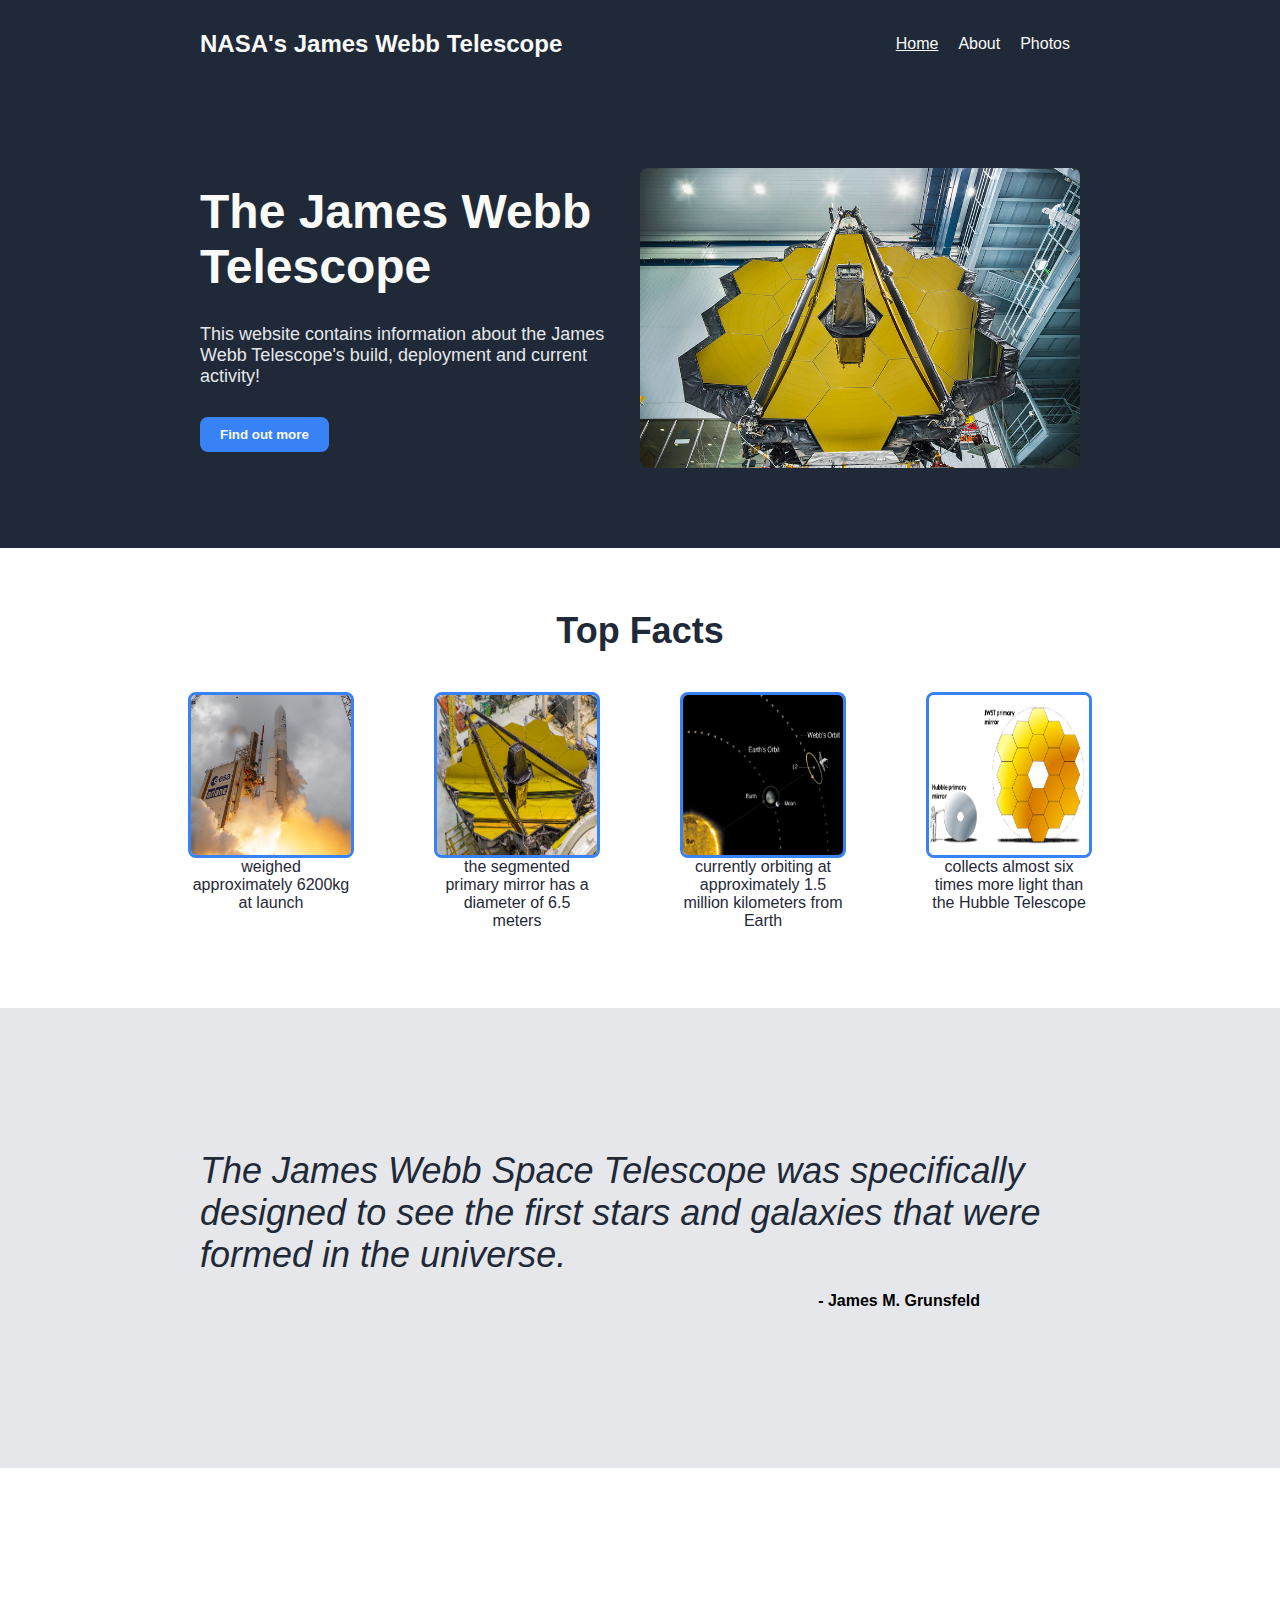
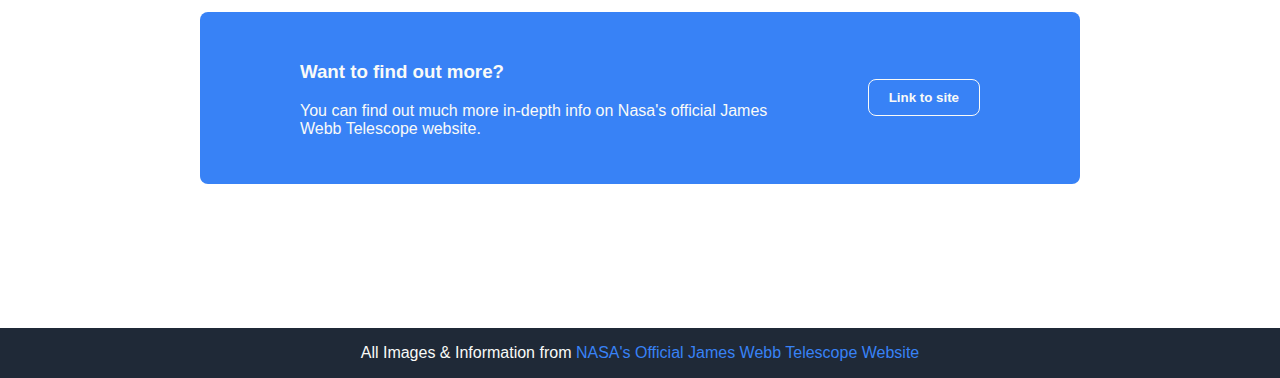
<file: index.html>
<!DOCTYPE html>
<html lang="en">
  <head>
    <meta charset="UTF-8">
    <meta http-equiv="X-UA-Compatible" content="IE=edge">
    <meta name="viewport" content="width=device-width, initial-scale=1.0">
    <link rel="preconnect" href="https://fonts.googleapis.com/css?family=Roboto">
    <link rel=" stylesheet" href="./style.css">
    <title>NASA's James Webb Telescope</title>
  </head>
  <body>
    <header>
      <h2 class="logo">NASA's James Webb Telescope</h2>
      <nav class="navbar">
        <ul>
          <li><a>Home</a></li>
          <li><a href="./pages/about/about.html">About</a></li>
          <li><a href="./pages/photos/photos.html">Photos</a></li>
        </ul>
      </nav>
    </header>
    <main>
      <section class="hero">
        <div class="hero__text">
          <h1>The James Webb Telescope</h1>
          <p>This website contains information about the James Webb Telescope's build, deployment and current activity!
          </p>
          <button>Find out more</button>
        </div>
        <img src="./images/hero-img.jpg">
      </section>
      <section class="info">
        <h1>Top Facts</h1>
        <div class="info__container">
          <figure>
            <img src="./images/JWT-launch.jpg" alt="launch of James Webb Telescope" width="160px" height="160px">
            <figcaption>weighed approximately 6200kg at launch</figcaption>
          </figure>
          <figure>
            <img src="./images/JWT-mirror.jpg" alt="segmented mirror of the James Webb Telescope" width="160px"
              height="160px">
            <figcaption>the segmented primary mirror has a diameter of 6.5 meters</figcaption>
          </figure>
          <figure>
            <img src="./images/JWT-orbit.jpeg" alt="orbit location of the James Webb Telescope" width="160px"
              height="160px">
            <figcaption>currently orbiting at approximately 1.5 million kilometers from Earth</figcaption>
          </figure>
          <figure>
            <img src="./images/JWT-Hubble.png"
              alt="comparison of the mirrors of the James Webb Telescope and the Hubble" width="160px" height="160px">
            <figcaption>collects almost six times more light than the Hubble Telescope</figcaption>
          </figure>
        </div>
      </section>
      <section class="quote">
        <blockquote>The James Webb Space Telescope was specifically designed to see the first stars and galaxies that
          were formed in the universe.</blockquote>
        <p>- James M. Grunsfeld</p>
      </section>
      <section class="cta">
        <div class="cta__block">
          <div class="cta__block__text">
            <h3>Want to find out more?</h3>
            <p>You can find out much more in-depth info on Nasa's official James Webb Telescope website.</p>
          </div>
          <button>
            <a href="https://webb.nasa.gov/" target="_blank">Link to site</a>
          </button>
        </div>
      </section>
    </main>
    <footer>
      <span>All Images & Information from <a href="https://webb.nasa.gov/" target="_blank">NASA's Official James Webb
          Telescope Website</a></span>
    </footer>
  </body>
</html>
</file>
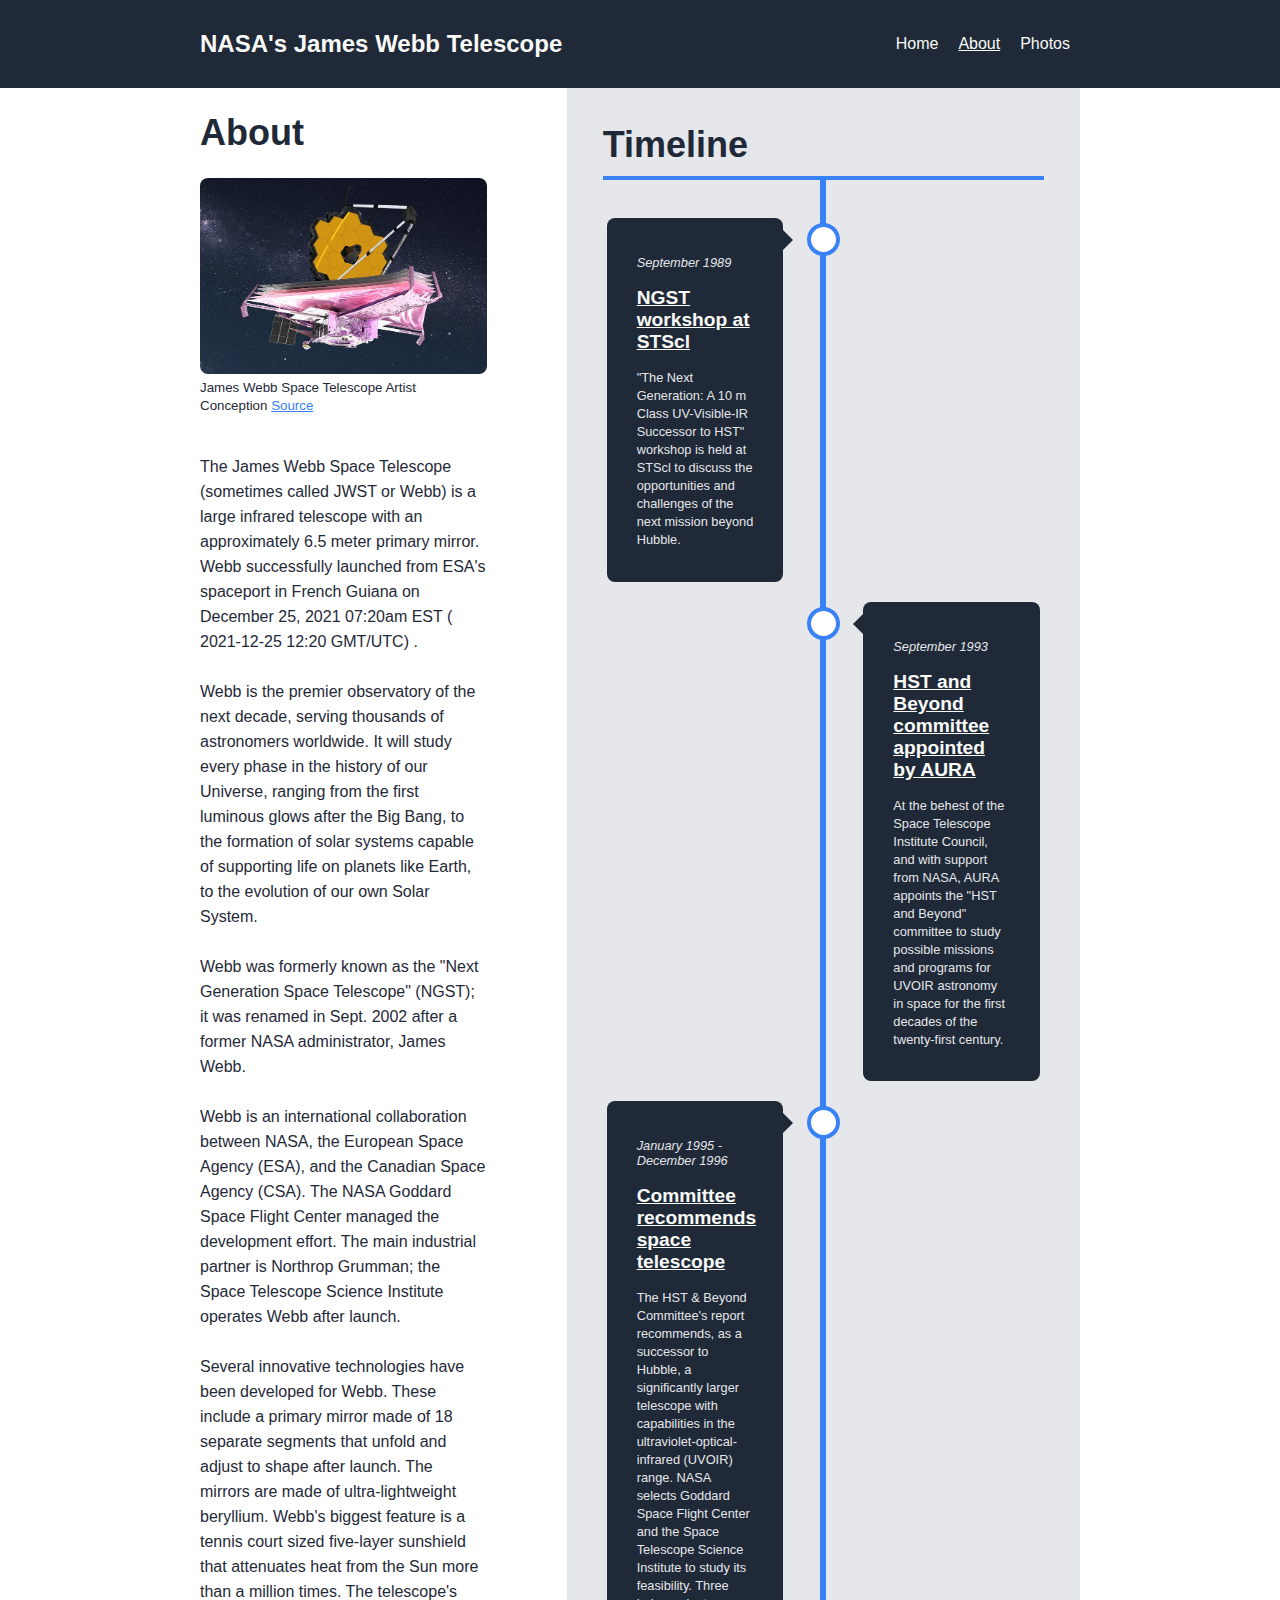
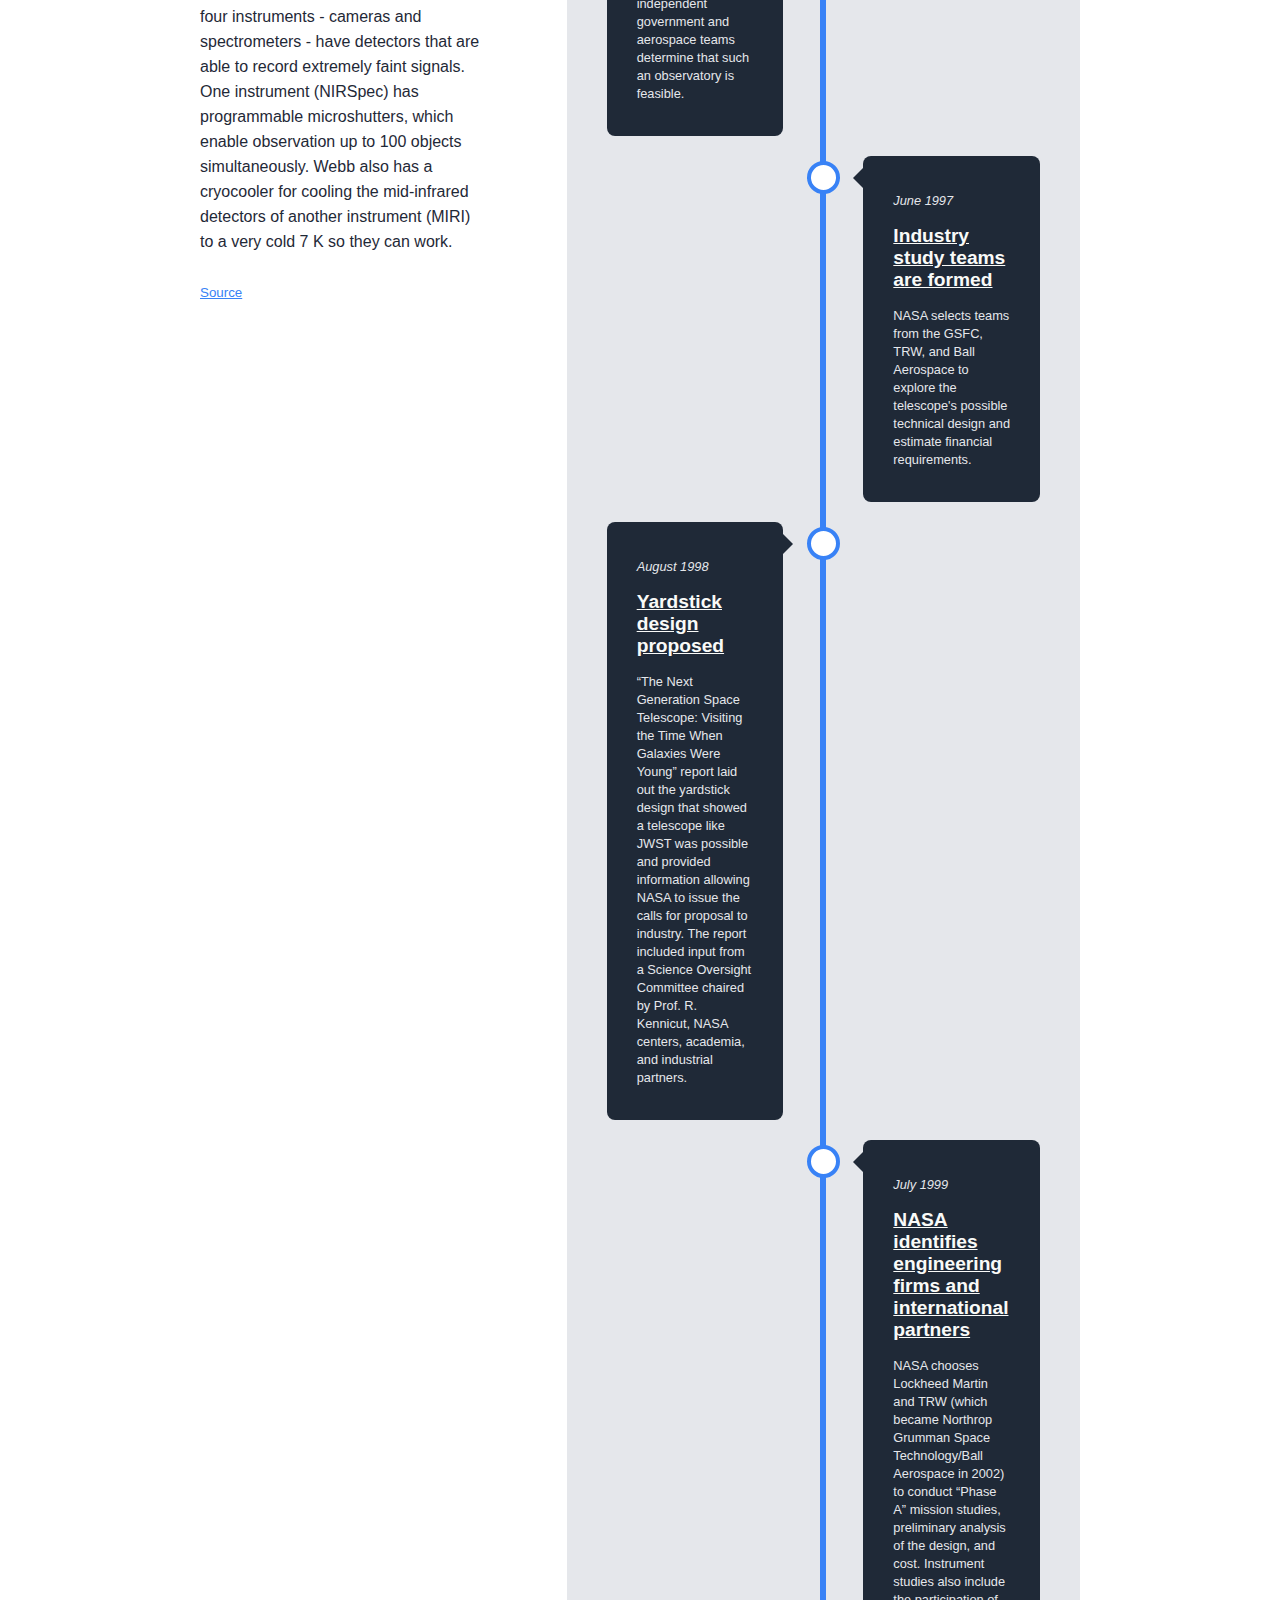
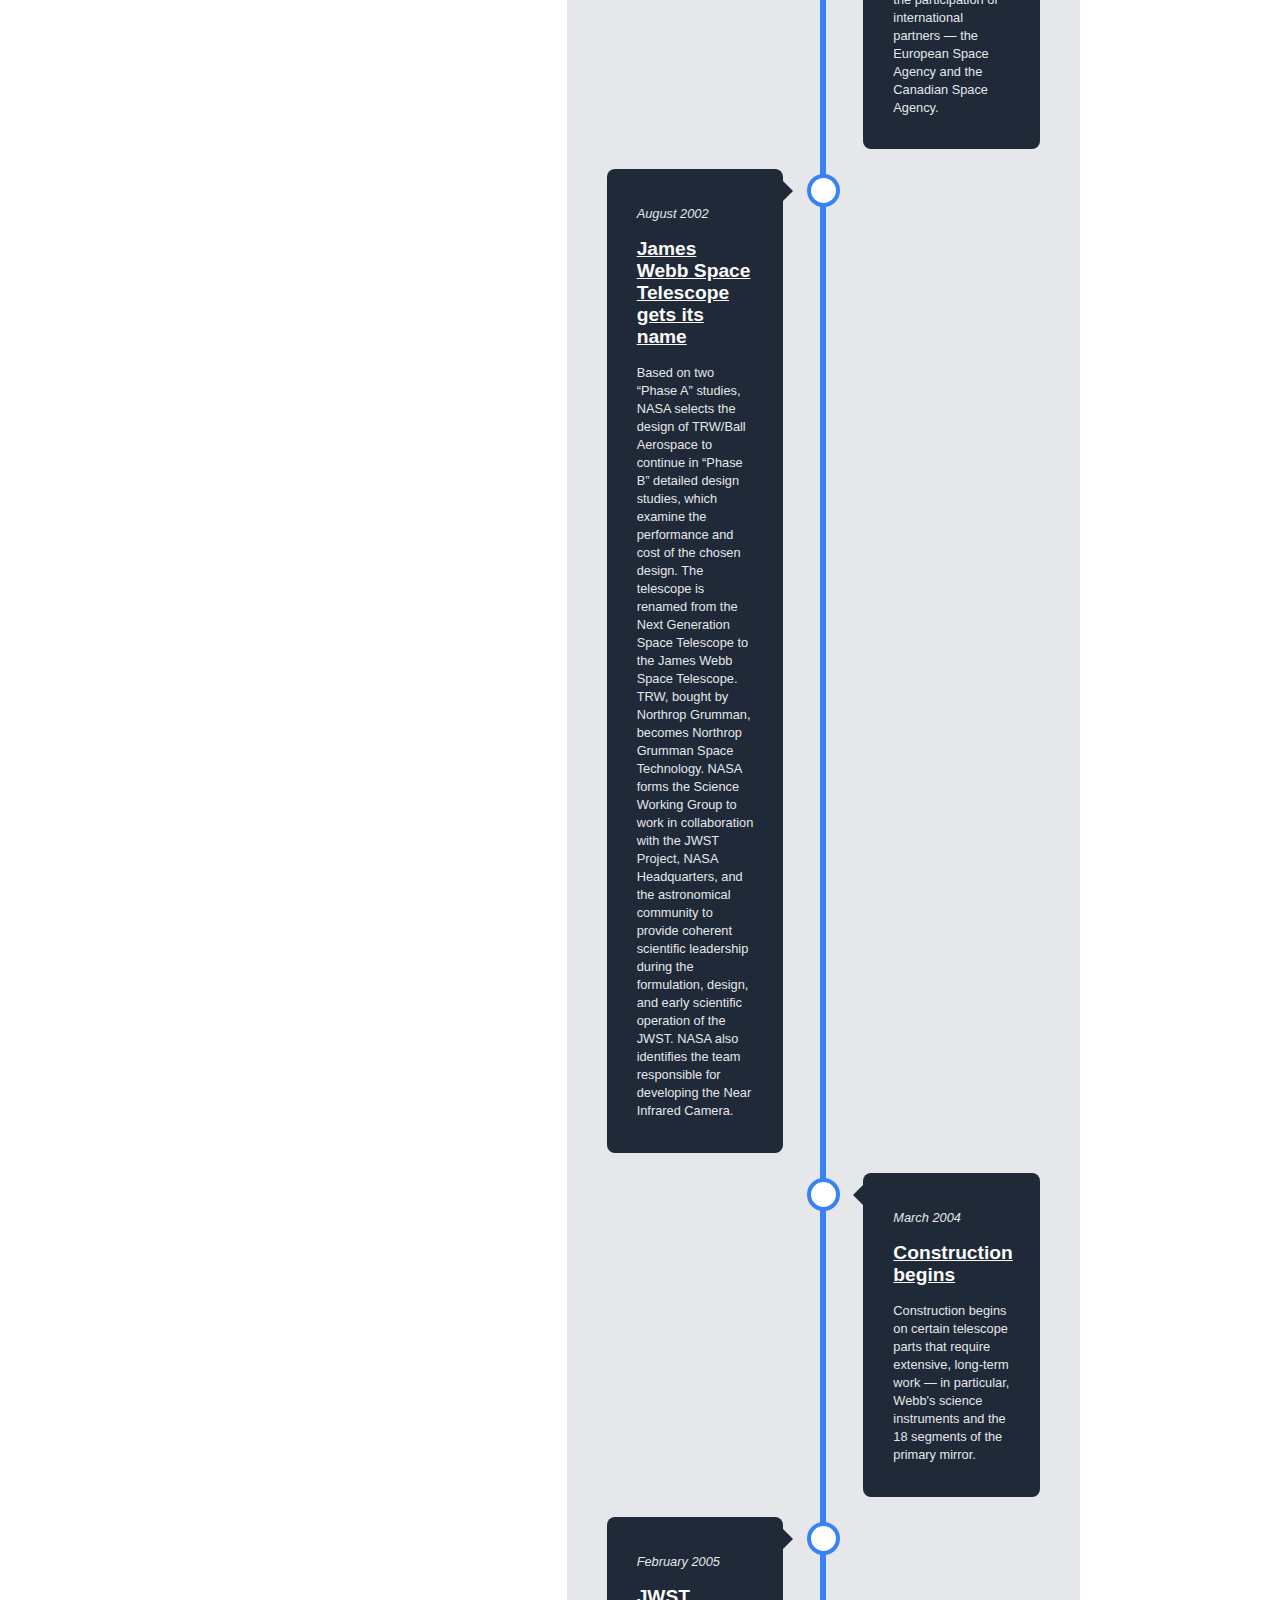
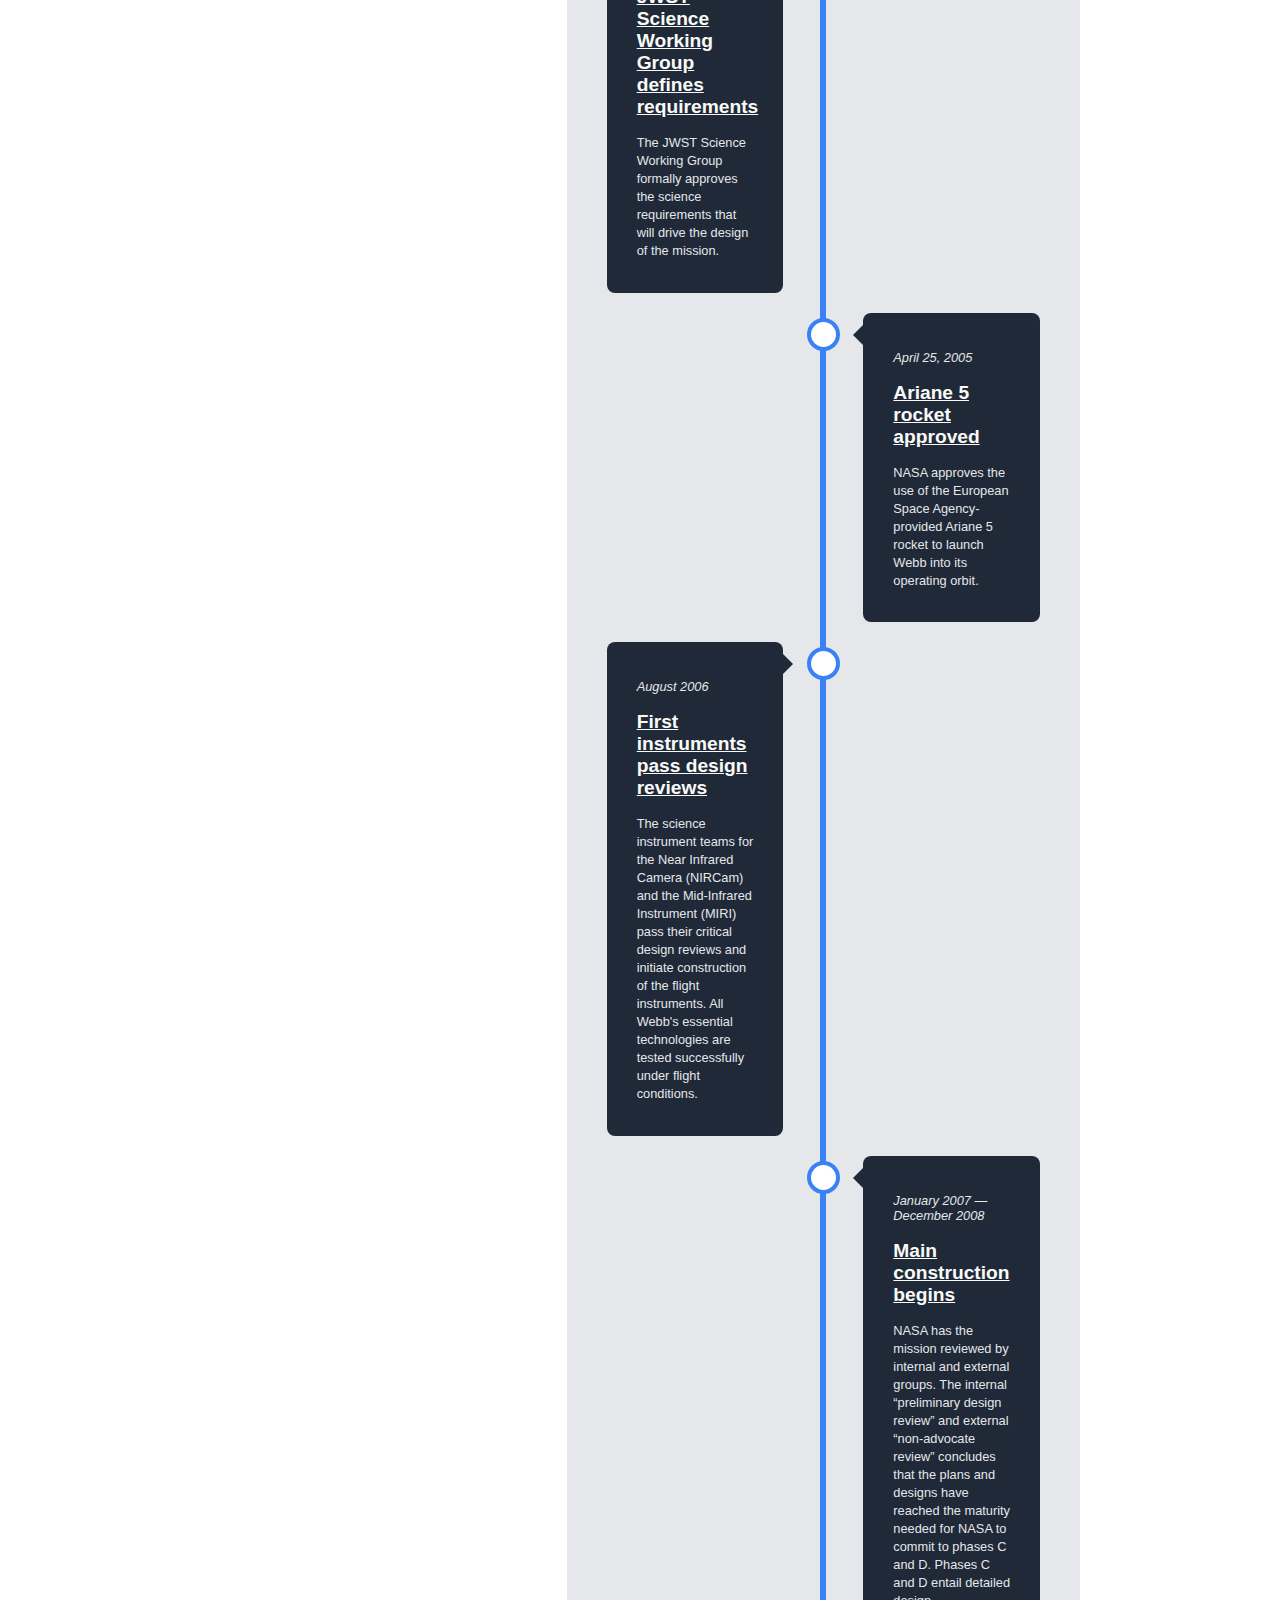
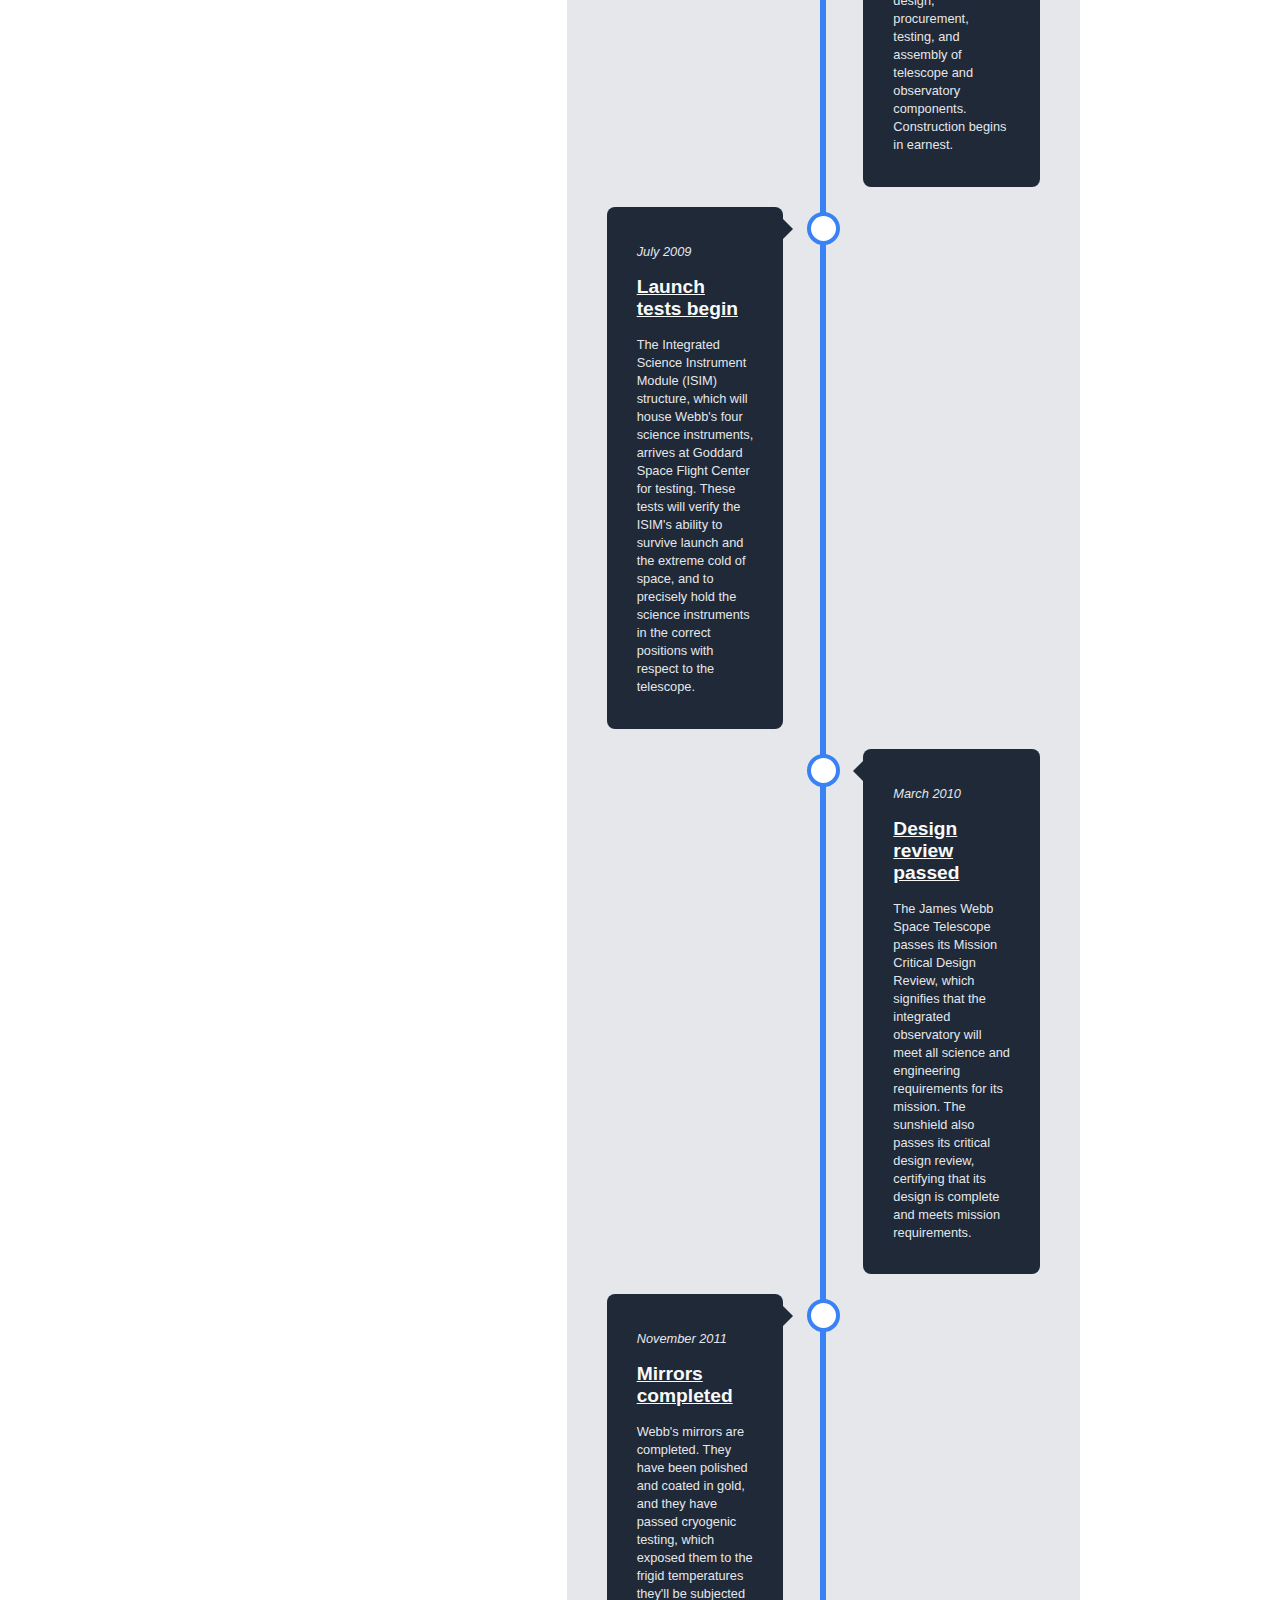
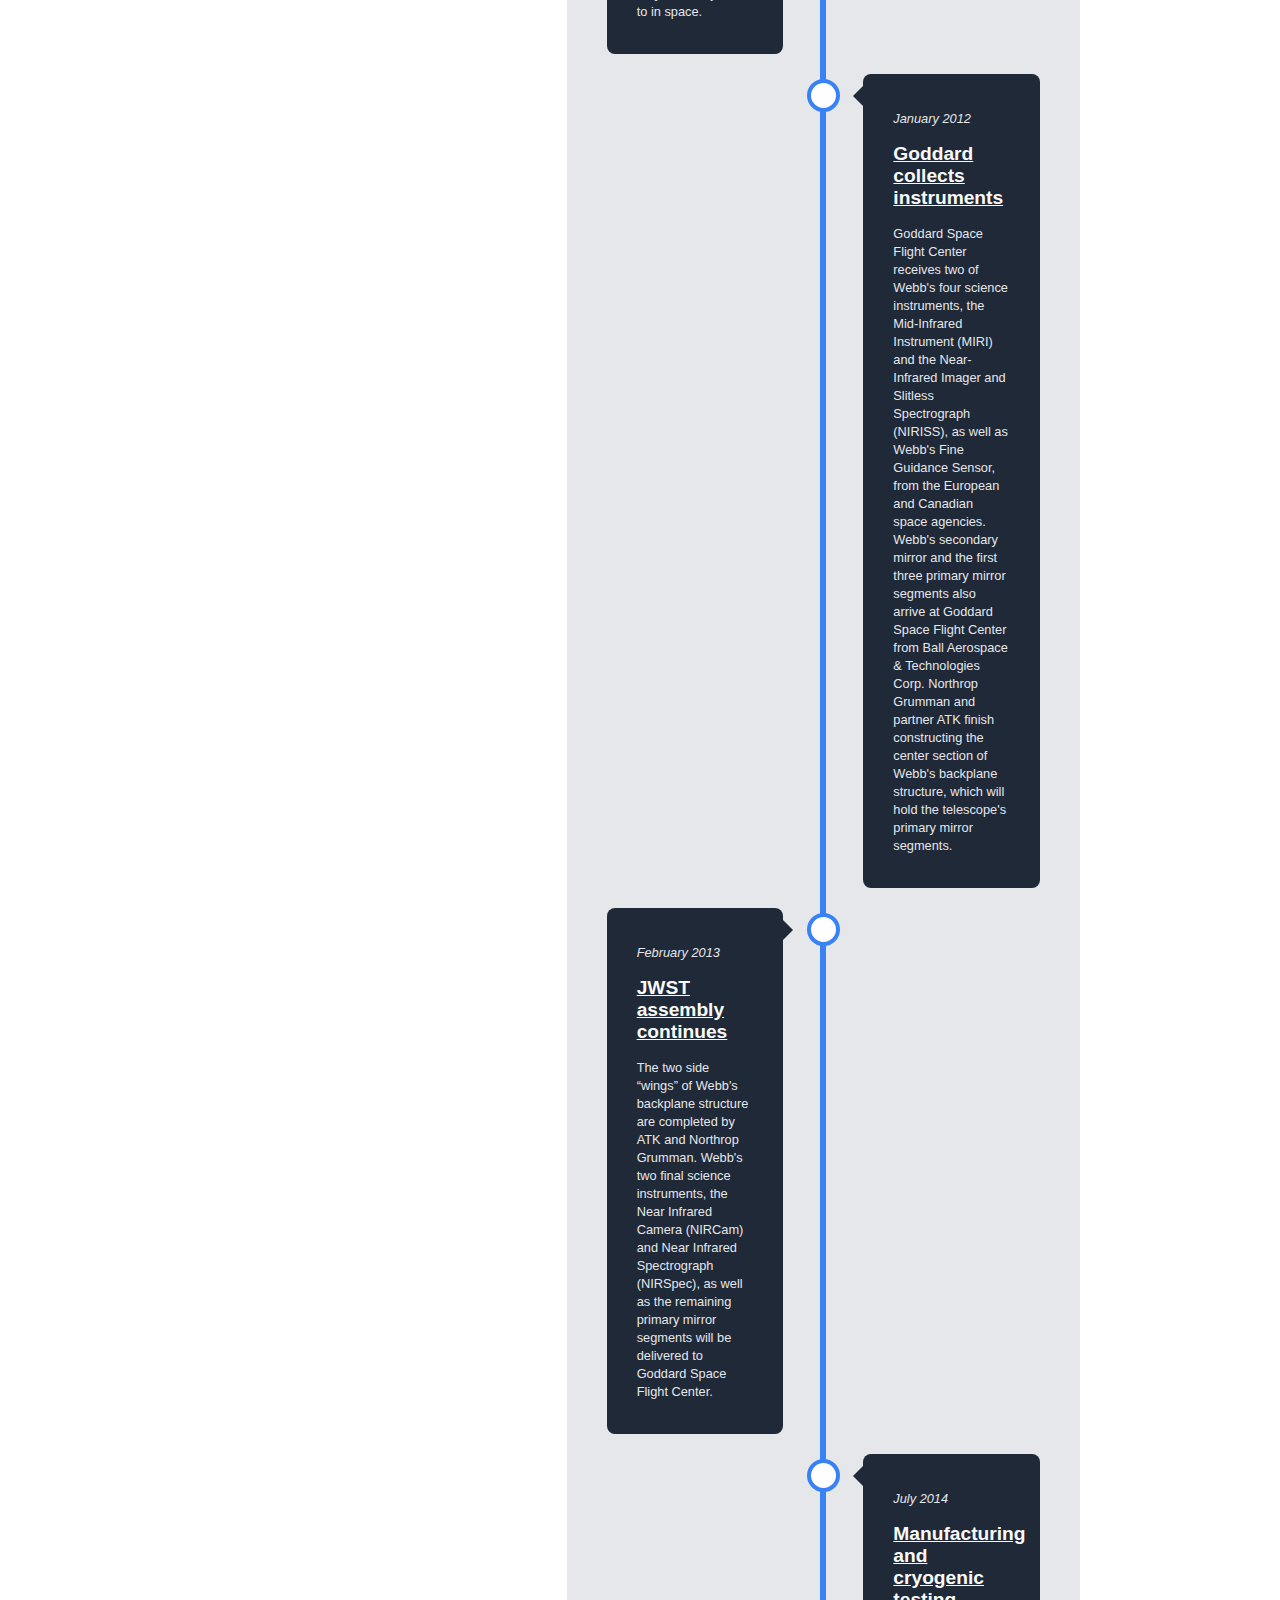
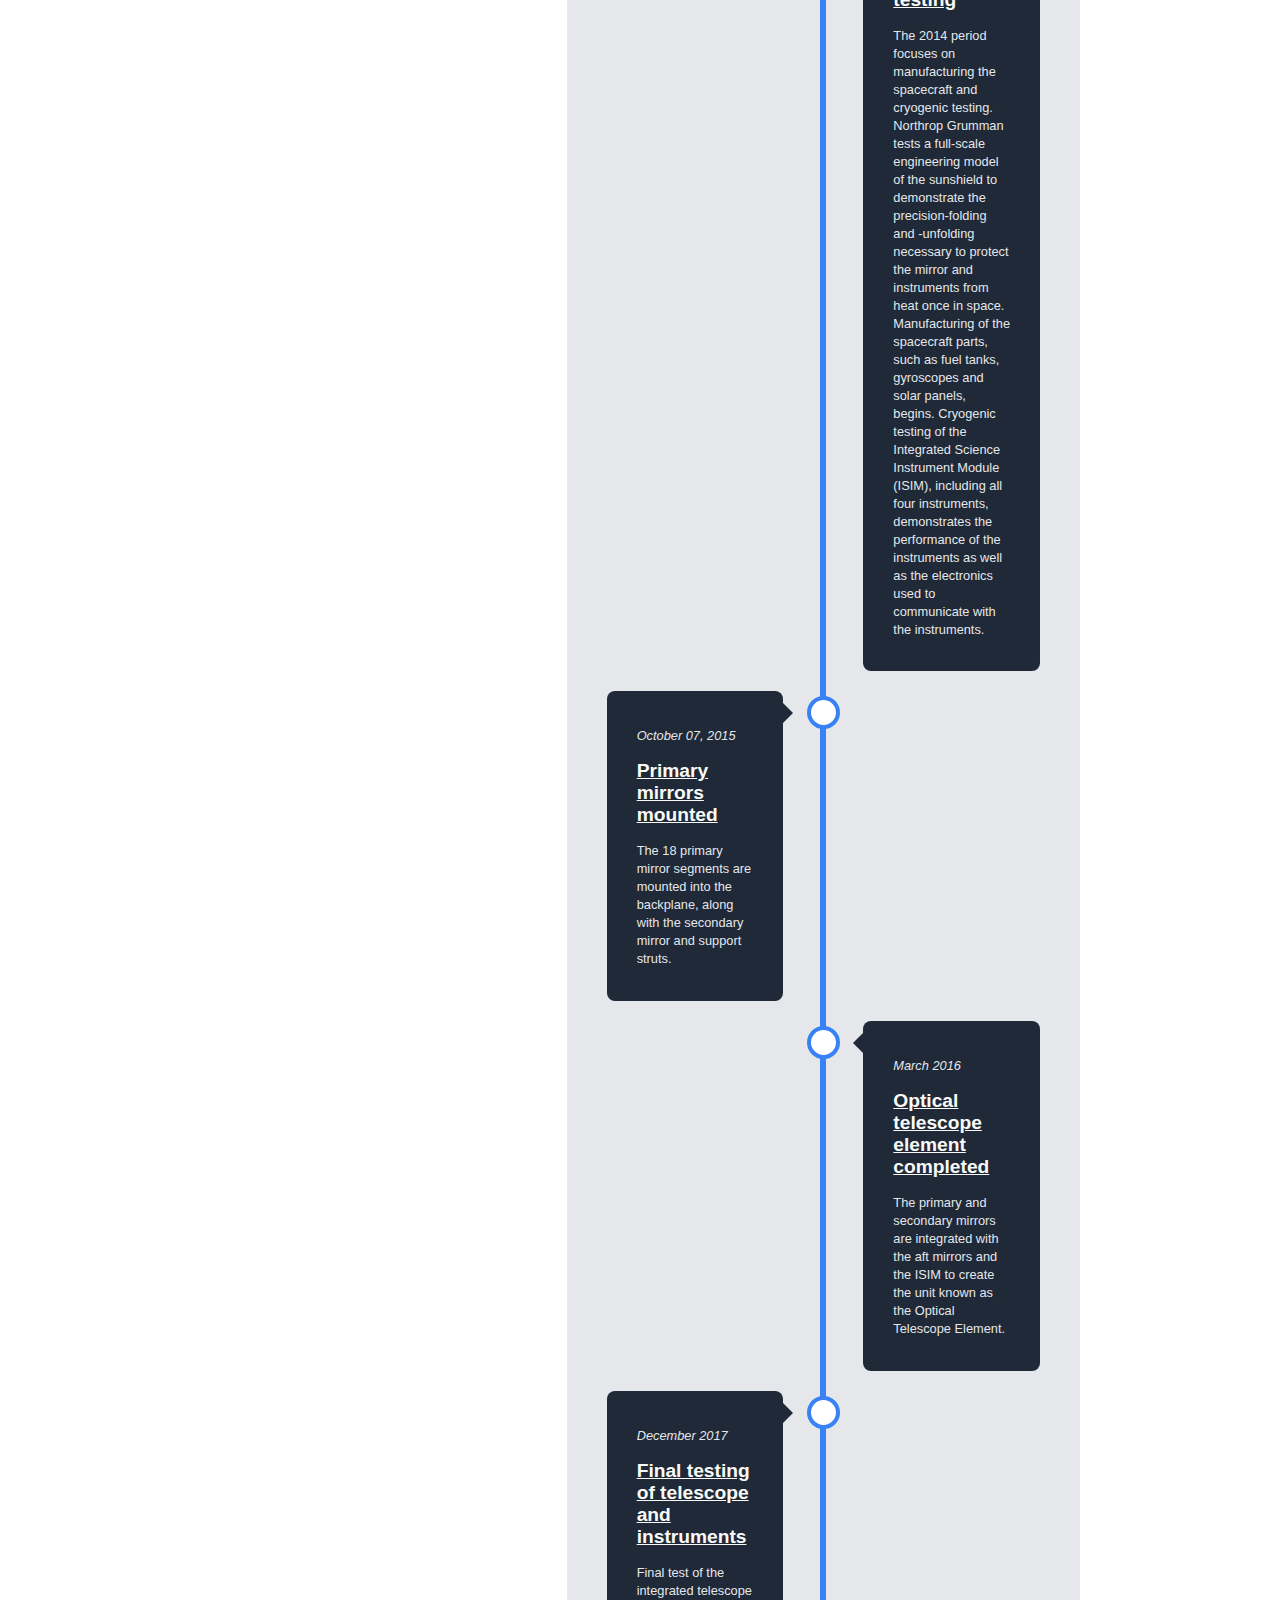
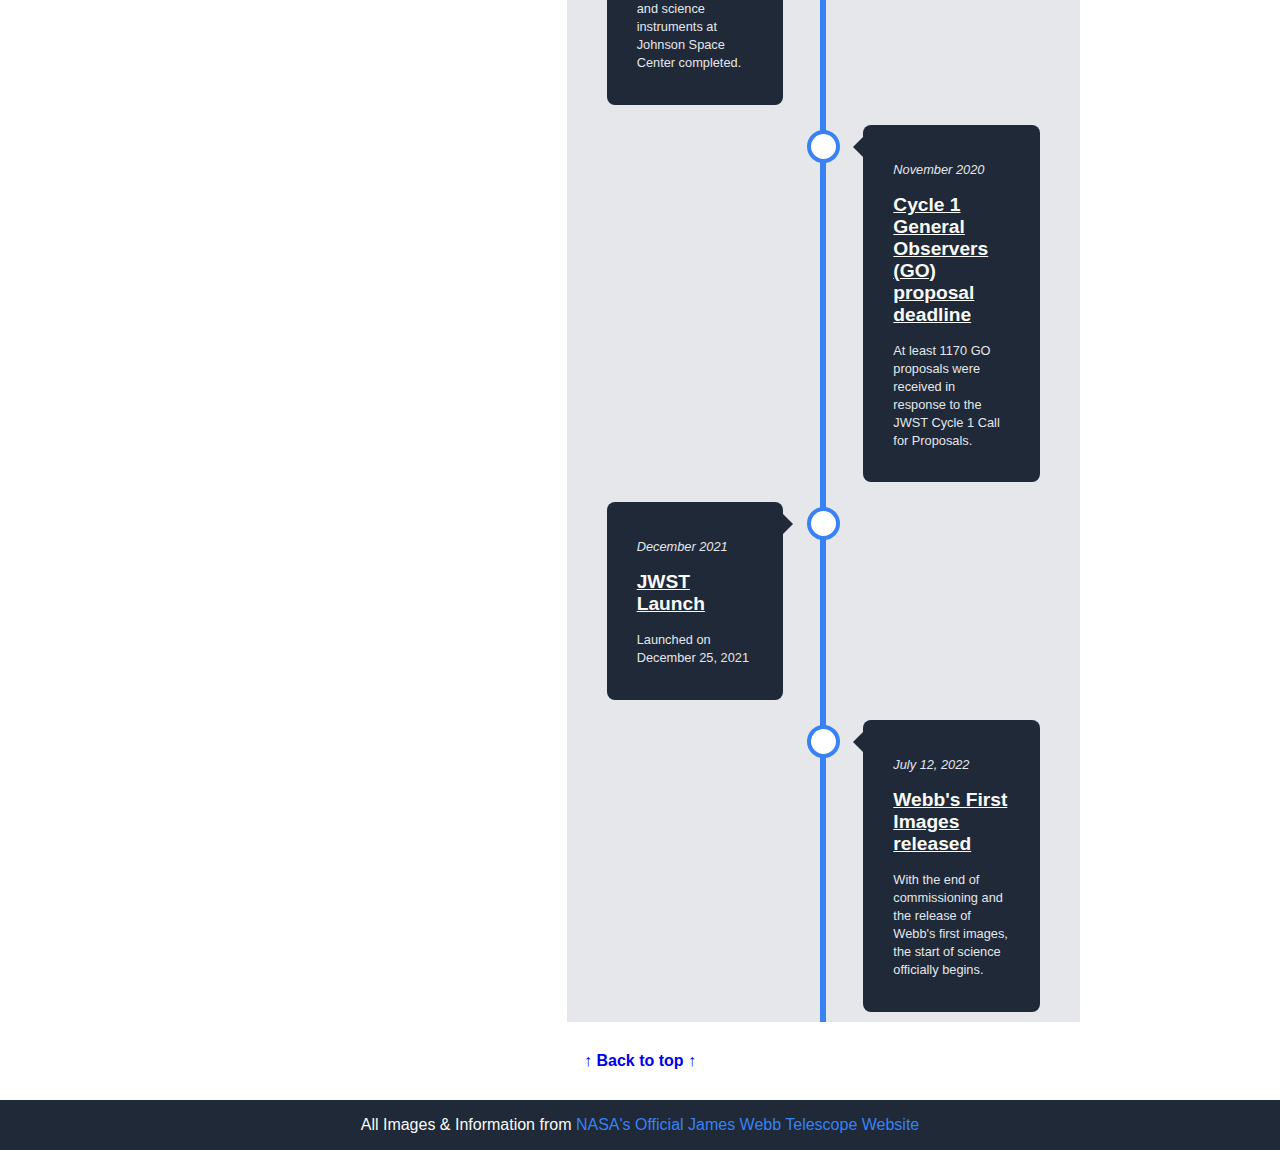
<file: pages/about/about.html>
<!DOCTYPE html>
<html lang="en">
  <head>
    <meta charset="UTF-8">
    <meta http-equiv="X-UA-Compatible" content="IE=edge">
    <meta name="viewport" content="width=device-width, initial-scale=1.0">
    <link rel="preconnect" href="https://fonts.googleapis.com/css?family=Roboto">
    <link rel="stylesheet" href="./about.css">
    <title>About</title>
  </head>
  <body>
    <header>
      <h2 class="logo">NASA's James Webb Telescope</h2>
      <nav class="navbar">
        <ul>
          <li><a href="../../index.html">Home</a></li>
          <li><a>About</a></li>
          <li><a href="../../pages/photos/photos.html">Photos</a></li>
        </ul>
      </nav>
    </header>
    <main id="top">
      <section class="about">
        <h1>About</h1>
        <figure>
          <img src="../../images/about.jpg">
          <figcaption>
            <small>
              James Webb Space Telescope Artist Conception
              <a
                href="https://www.flickr.com/photos/nasawebbtelescope/51412123217/in/album-72157624413830771/">Source</a>
            </small>
          </figcaption>
        </figure>
        <p class="about__text">
          The James Webb Space Telescope (sometimes called JWST or Webb) is a large infrared telescope with an
          approximately 6.5 meter primary mirror. Webb successfully launched from ESA's spaceport in French Guiana on
          December 25, 2021 07:20am EST ( 2021-12-25 12:20 GMT/UTC) .
          <br>
          <br>
          Webb is the premier observatory of the next decade, serving thousands of astronomers worldwide. It will study
          every phase in the history of our Universe, ranging from the first luminous glows after the Big Bang, to the
          formation of solar systems capable of supporting life on planets like Earth, to the evolution of our own Solar
          System.
          <br>
          <br>
          Webb was formerly known as the "Next Generation Space Telescope" (NGST); it was renamed in Sept. 2002 after a
          former NASA administrator, James Webb.
          <br>
          <br>
          Webb is an international collaboration between NASA, the European Space Agency (ESA), and the Canadian Space
          Agency (CSA). The NASA Goddard Space Flight Center managed the development effort. The main industrial partner
          is Northrop Grumman; the Space Telescope Science Institute operates Webb after launch.
          <br>
          <br>
          Several innovative technologies have been developed for Webb. These include a primary mirror made of 18
          separate segments that unfold and adjust to shape after launch. The mirrors are made of ultra-lightweight
          beryllium. Webb's biggest feature is a tennis court sized five-layer sunshield that attenuates heat from the
          Sun more than a million times. The telescope's four instruments - cameras and spectrometers - have detectors
          that are able to record extremely faint signals. One instrument (NIRSpec) has programmable microshutters,
          which enable observation up to 100 objects simultaneously. Webb also has a cryocooler for cooling the
          mid-infrared detectors of another instrument (MIRI) to a very cold 7 K so they can work.
          <br>
          <br>
          <small><a href="https://webb.nasa.gov/content/about/index.html" target="_blank">Source</a></small>
        </p>

      </section>
      <div class="timeline">
        <h1>Timeline</h1>
        <div class="timeline__container timeline__container--left">
          <section class="timeline__container__content">
            <h4>September 1989</h4>
            <h2>NGST workshop at STScl</h2>
            <p>"The Next Generation: A 10 m Class UV-Visible-IR Successor to HST" workshop is held at STScl to discuss
              the opportunities and challenges of the next mission beyond Hubble.</p>
          </section>
        </div>
        <div class="timeline__container timeline__container--right">
          <section class="timeline__container__content">
            <h4>September 1993</h4>
            <h2>HST and Beyond committee appointed by AURA</h2>
            <p>At the behest of the Space Telescope Institute Council, and with support from NASA, AURA appoints the
              "HST and Beyond" committee to study possible missions and programs for UVOIR astronomy in space for the
              first decades of the twenty-first century.</p>
          </section>
        </div>
        <div class="timeline__container timeline__container--left">
          <section class="timeline__container__content">
            <h4>January 1995 - December 1996</h4>
            <h2>Committee recommends space telescope</h2>
            <p>The HST &amp; Beyond Committee's report recommends, as a successor to Hubble, a significantly larger
              telescope with capabilities in the ultraviolet-optical-infrared (UVOIR) range. NASA selects Goddard
              Space
              Flight Center and the Space Telescope Science Institute to study its feasibility. Three independent
              government and aerospace teams determine that such an observatory is feasible.</p>
          </section>
        </div>
        <div class="timeline__container timeline__container--right">
          <section class="timeline__container__content">
            <h4>June 1997</h4>
            <h2>Industry study teams are formed</h2>
            <p>NASA selects teams from the GSFC, TRW, and Ball Aerospace to explore the telescope's possible technical
              design and estimate financial requirements.</p>
          </section>
        </div>
        <div class="timeline__container timeline__container--left">
          <section class="timeline__container__content">
            <h4>August 1998</h4>
            <h2>Yardstick design proposed</h2>
            <p>“The Next Generation Space Telescope: Visiting the Time When Galaxies Were Young” report laid out the
              yardstick design that showed a telescope like JWST was possible and provided information allowing NASA
              to
              issue the calls for proposal to industry. The report included input from a Science Oversight Committee
              chaired by Prof. R. Kennicut, NASA centers, academia, and industrial partners.
            </p>
          </section>
        </div>
        <div class="timeline__container timeline__container--right">
          <section class="timeline__container__content">
            <h4>July 1999</h4>
            <h2>NASA identifies engineering firms and international partners</h2>
            <p>NASA chooses Lockheed Martin and TRW (which became Northrop Grumman Space Technology/Ball Aerospace in
              2002) to conduct “Phase A” mission studies, preliminary analysis of the design, and cost. Instrument
              studies also include the participation of international partners — the European Space Agency and the
              Canadian Space Agency.
            </p>
          </section>
        </div>
        <div class="timeline__container timeline__container--left">
          <section class="timeline__container__content">
            <h4>August 2002</h4>
            <h2>James Webb Space Telescope gets its name</h2>
            <p>Based on two “Phase A” studies, NASA selects the design of TRW/Ball Aerospace to continue in “Phase B”
              detailed design studies, which examine the performance and cost of the chosen design. The telescope is
              renamed from the Next Generation Space Telescope to the James Webb Space Telescope. TRW, bought by
              Northrop Grumman, becomes Northrop Grumman Space Technology. NASA forms the Science Working Group to
              work
              in collaboration with the JWST Project, NASA Headquarters, and the astronomical community to provide
              coherent scientific leadership during the formulation, design, and early scientific operation of the
              JWST.
              NASA also identifies the team responsible for developing the Near Infrared Camera.</p>
          </section>
        </div>
        <div class="timeline__container timeline__container--right">
          <section class="timeline__container__content">
            <h4>March 2004</h4>
            <h2>Construction begins</h2>
            <p>Construction begins on certain telescope parts that require extensive, long-term work — in particular,
              Webb's science instruments and the 18 segments of the primary mirror.</p>
          </section>
        </div>
        <div class="timeline__container timeline__container--left">
          <section class="timeline__container__content">
            <h4>February 2005</h4>
            <h2>JWST Science Working Group defines requirements</h2>
            <p>The JWST Science Working Group formally approves the science requirements that will drive the design of
              the mission.</p>
          </section>
        </div>
        <div class="timeline__container timeline__container--right">
          <section class="timeline__container__content">
            <h4>April 25, 2005</h4>
            <h2>Ariane 5 rocket approved</h2>
            <p>NASA approves the use of the European Space Agency-provided Ariane 5 rocket to launch Webb into its
              operating orbit.</p>
          </section>
        </div>
        <div class="timeline__container timeline__container--left">
          <section class="timeline__container__content">
            <h4>August 2006</h4>
            <h2>First instruments pass design reviews</h2>
            <p>The science instrument teams for the Near Infrared Camera (NIRCam) and the Mid-Infrared Instrument
              (MIRI)
              pass their critical design reviews and initiate construction of the flight instruments. All Webb's
              essential technologies are tested successfully under flight conditions.</p>
          </section>
        </div>
        <div class="timeline__container timeline__container--right">
          <section class="timeline__container__content">
            <h4>January 2007 — December 2008</h4>
            <h2>Main construction begins</h2>
            <p>
              NASA has the mission reviewed by internal and external groups. The internal “preliminary design review”
              and external “non-advocate review” concludes that the plans and designs have reached the maturity needed
              for NASA to commit to phases C and D. Phases C and D entail detailed design, procurement, testing, and
              assembly of telescope and observatory components. Construction begins in earnest.
            </p>
          </section>
        </div>
        <div class="timeline__container timeline__container--left">
          <section class="timeline__container__content">
            <h4>July 2009</h4>
            <h2>Launch tests begin</h2>
            <p>
              The Integrated Science Instrument Module (ISIM) structure, which will house Webb's four science
              instruments, arrives at Goddard Space Flight Center for testing. These tests will verify the ISIM's
              ability to survive launch and the extreme cold of space, and to precisely hold the science instruments
              in
              the correct positions with respect to the telescope.
            </p>
          </section>
        </div>
        <div class="timeline__container timeline__container--right">
          <section class="timeline__container__content">
            <h4>March 2010</h4>
            <h2>Design review passed</h2>
            <p>
              The James Webb Space Telescope passes its Mission Critical Design Review, which signifies that the
              integrated observatory will meet all science and engineering requirements for its mission. The sunshield
              also passes its critical design review, certifying that its design is complete and meets mission
              requirements.
            </p>
          </section>
        </div>
        <div class="timeline__container timeline__container--left">
          <section class="timeline__container__content">
            <h4>November 2011</h4>
            <h2>Mirrors completed</h2>
            <p>
              Webb's mirrors are completed. They have been polished and coated in gold, and they have passed cryogenic
              testing, which exposed them to the frigid temperatures they'll be subjected to in space.
            </p>
          </section>
        </div>
        <div class="timeline__container timeline__container--right">
          <section class="timeline__container__content">
            <h4>January 2012</h4>
            <h2>Goddard collects instruments</h2>
            <p>
              Goddard Space Flight Center receives two of Webb's four science instruments, the Mid-Infrared Instrument
              (MIRI) and the Near-Infrared Imager and Slitless Spectrograph (NIRISS), as well as Webb's Fine Guidance
              Sensor, from the European and Canadian space agencies. Webb's secondary mirror and the first three
              primary
              mirror segments also arrive at Goddard Space Flight Center from Ball Aerospace & Technologies Corp.
              Northrop Grumman and partner ATK finish constructing the center section of Webb's backplane structure,
              which will hold the telescope's primary mirror segments.
            </p>
          </section>
        </div>
        <div class="timeline__container timeline__container--left">
          <section class="timeline__container__content">
            <h4>February 2013</h4>
            <h2>JWST assembly continues</h2>
            <p>
              The two side “wings” of Webb's backplane structure are completed by ATK and Northrop Grumman. Webb's two
              final science instruments, the Near Infrared Camera (NIRCam) and Near Infrared Spectrograph (NIRSpec),
              as
              well as the remaining primary mirror segments will be delivered to Goddard Space Flight Center.
            </p>
          </section>
        </div>
        <div class="timeline__container timeline__container--right">
          <section class="timeline__container__content">
            <h4>July 2014</h4>
            <h2>Manufacturing and cryogenic testing</h2>
            <p>
              The 2014 period focuses on manufacturing the spacecraft and cryogenic testing. Northrop Grumman tests a
              full-scale engineering model of the sunshield to demonstrate the precision-folding and -unfolding
              necessary to protect the mirror and instruments from heat once in space. Manufacturing of the spacecraft
              parts, such as fuel tanks, gyroscopes and solar panels, begins. Cryogenic testing of the Integrated
              Science Instrument Module (ISIM), including all four instruments, demonstrates the performance of the
              instruments as well as the electronics used to communicate with the instruments.
            </p>
          </section>
        </div>
        <div class="timeline__container timeline__container--left">
          <section class="timeline__container__content">
            <h4>October 07, 2015</h4>
            <h2>Primary mirrors mounted</h2>
            <p>
              The 18 primary mirror segments are mounted into the backplane, along with the secondary mirror and
              support
              struts.
            </p>
          </section>
        </div>
        <div class="timeline__container timeline__container--right">
          <section class="timeline__container__content">
            <h4>March 2016</h4>
            <h2>Optical telescope element completed</h2>
            <p>
              The primary and secondary mirrors are integrated with the aft mirrors and the ISIM to create the unit
              known as the Optical Telescope Element.
            </p>
          </section>
        </div>
        <div class="timeline__container timeline__container--left">
          <section class="timeline__container__content">
            <h4>December 2017</h4>
            <h2>Final testing of telescope and instruments</h2>
            <p>
              Final test of the integrated telescope and science instruments at Johnson Space Center completed.
            </p>
          </section>
        </div>
        <div class="timeline__container timeline__container--right">
          <section class="timeline__container__content">
            <h4>November 2020</h4>
            <h2>Cycle 1 General Observers (GO) proposal deadline</h2>
            <p>
              At least 1170 GO proposals were received in response to the JWST Cycle 1 Call for Proposals.
            </p>
          </section>
        </div>
        <div class="timeline__container timeline__container--left">
          <section class="timeline__container__content">
            <h4>December 2021</h4>
            <h2>JWST Launch</h2>
            <p>Launched on December 25, 2021</p>
          </section>
        </div>
        <div class="timeline__container timeline__container--right">
          <section class="timeline__container__content">
            <h4>July 12, 2022</h4>
            <h2>Webb's First Images released</h2>
            <p>
              With the end of commissioning and the release of Webb's first images, the start of science officially
              begins.
            </p>
          </section>
        </div>
      </div>
    </main>
    <a href="#top" class="btt">&#8593 Back to top &#8593</a>
    <footer>
      <span>All Images & Information from <a href="https://webb.nasa.gov/" target="_blank">NASA's Official James Webb
          Telescope Website</a></span>
    </footer>
  </body>
</html>
</file>
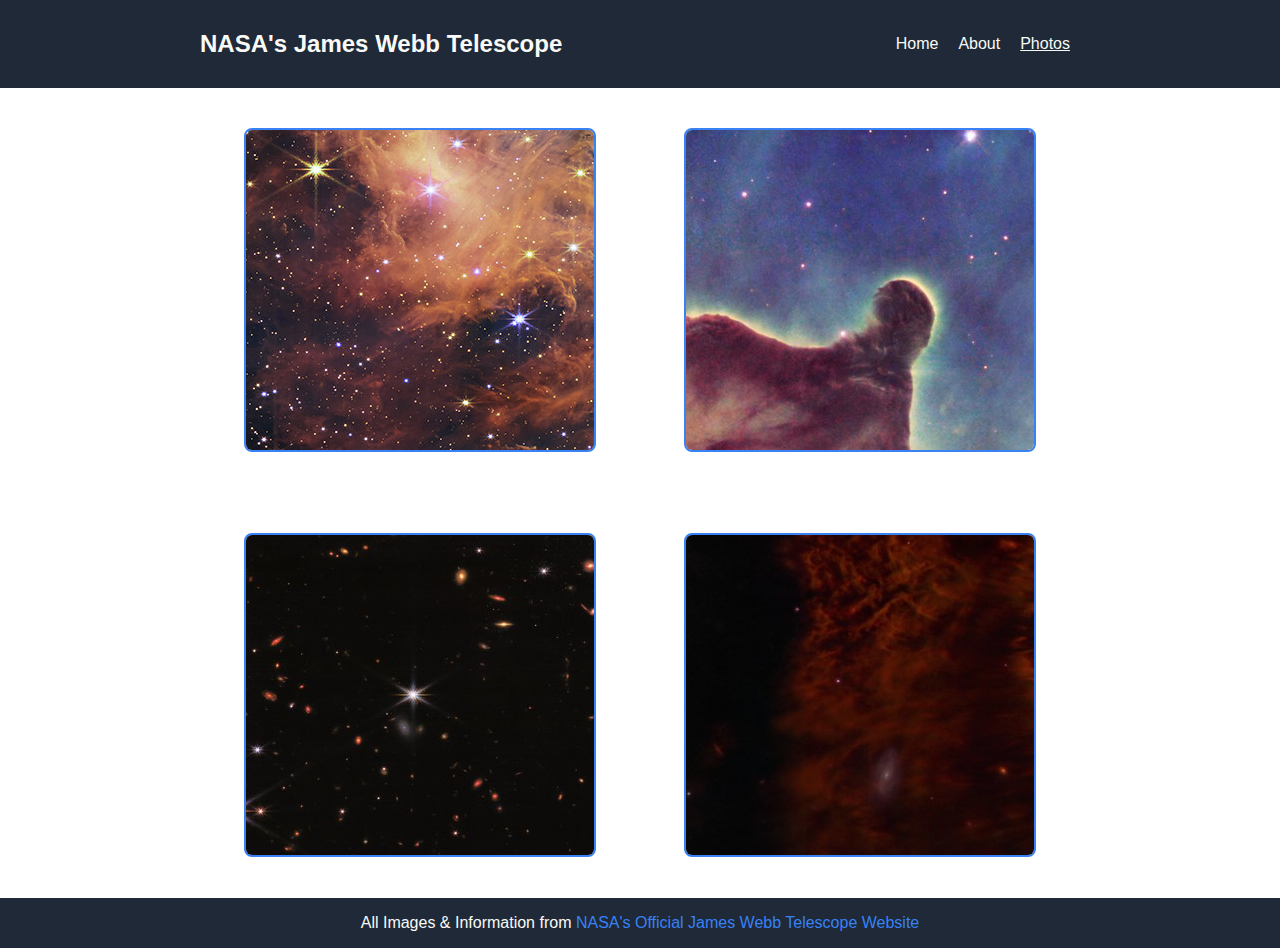
<file: pages/photos/photos.html>
<!DOCTYPE html>
<html lang="en">
  <head>
    <meta charset="UTF-8">
    <meta http-equiv="X-UA-Compatible" content="IE=edge">
    <meta name="viewport" content="width=device-width, initial-scale=1.0">
    <link rel="preconnect" href="https://fonts.googleapis.com/css?family=Roboto">
    <link rel="stylesheet" href="./photos.css">
    <title>Photos</title>
  </head>
  <body>
    <header>
      <h2 class="logo">NASA's James Webb Telescope</h2>
      <nav class="navbar">
        <ul>
          <li><a href="../../index.html">Home</a></li>
          <li><a href="../../pages/about/about.html">About</a></li>
          <li><a>Photos</a></li>
        </ul>
      </nav>
    </header>
    <main>
      <div class="image__container">
        <a href="#img1">
          <img src="../../images/Lighbox-1.jpg">
        </a>
        <a href="#" class="lightbox" id="img1">
          <span style="background-image: url(../../images/Lighbox-1.jpg);">
          </span>
          <div class="lightbox__desc">
            <small>Nasa's Webb Reveals Cosmic Cliffs, Glittering Landscape of Star Birth</small>
          </div>
        </a>
      </div>
      <div class="image__container">
        <a href="#img2">
          <img src="../../images/Lighbox-2.jpg">
        </a>
        <a href="#" class="lightbox" id="img2">
          <span style="background-image: url(../../images/Lighbox-2.jpg);"></span>
          <div class="lightbox__desc">
            <small>The Carina Nebula - Hubble and Webb</small>
          </div>
        </a>
      </div>
      <div class="image__container">
        <a href="#img3">
          <img src="../../images/Lighbox-3.jpg">
        </a>
        <a href="#" class="lightbox" id="img3">
          <span style="background-image: url(../../images/Lighbox-3.jpg);"></span>
          <div class="lightbox__desc">
            <small>NASA’s Webb Sheds Light on Galaxy Evolution, Black Holes</small>
          </div>
        </a>
      </div>
      <div class="image__container">
        <a href="#img4">
          <img src="../../images/Lighbox-4.jpg">
        </a>
        <a href="#" class="lightbox" id="img4">
          <span style="background-image: url(../../images/Lighbox-4.jpg);"></span>
          <div class="lightbox__desc">
            <small>NASA's Webb Captures Dying Star's Final 'Performance' in Fine Detail</small>
          </div>
        </a>
      </div>
    </main>
    <footer>
      <span>All Images & Information from <a href="https://webb.nasa.gov/" target="_blank">NASA's Official James Webb
          Telescope Website</a></span>
    </footer>
  </body>
</html>
</file>
<file: style.css>
:root {
  --hero-main-bg-color: #1f2937;
  --hero-main-font-color: #f9faf8;
  --hero-secondary-font-color: #e5e7eb;
  --cta-bg-color: #3882f6;
}

body {
  font-family: "Roboto", sans-serif, Arial;
  min-height: 100vh;
  display: flex;
  flex-direction: column;
  margin: 0;
}

header {
  background-color: var(--hero-main-bg-color);
  color: var(--hero-main-font-color);
  min-height: 50px;
  display: flex;
  justify-content: space-between;
  align-items: center;
  padding: 10px 200px;
  position: sticky;
  top: 0;
}

main {
  flex: 1;
}

.navbar h1 {
  font-size: 24px;
}

.navbar ul {
  display: flex;
  list-style: none;
  color: var(--hero-secondary-font-color);
}

.navbar ul li {
  margin: 0 10px;
  transition: transform 0.2s ease-out;
}

.navbar ul li:first-child a {
  text-decoration: underline;
}

.navbar ul li a {
  color: #f9faf8;
  cursor: pointer;
  display: inline-block;
  position: relative;
  text-decoration: none;
}

.navbar ul li a::after {
  content: "";
  position: absolute;
  width: 100%;
  transform: scaleX(0);
  height: 2px;
  bottom: 0;
  left: 0;
  background-color: #f9faf8;
  transform-origin: bottom right;
  transition: transform 0.3s ease-out;
}

.navbar ul li a:hover::after {
  transform: scaleX(1);
  transform-origin: bottom left;
}

.hero {
  background-color: var(--hero-main-bg-color);
  display: flex;
  justify-content: space-between;
  align-items: center;
  padding: 30px 200px;
  height: 400px;
}

.hero .hero__text {
  color: var(--hero-main-font-color);
}

.hero .hero__text h1 {
  font-size: 48px;
  font-weight: 800;
  margin-top: 0;
  margin-bottom: 30px;
}

.hero .hero__text p {
  color: var(--hero-secondary-font-color);
  font-size: 18px;
  max-width: 50ch;
  margin-bottom: 30px;
}

.hero .hero__text button {
  background-color: var(--cta-bg-color);
  color: var(--hero-main-font-color);
  border: none;
  padding: 10px 20px;
  border-radius: 8px;
  font-weight: 700;
  cursor: pointer;
  transition: transform 0.2s ease-out;
}

.hero .hero__text button:hover {
  transform: scale(1.03);
}

.hero img {
  height: 300px;
  width: auto;
  border-radius: 8px;
}

.info {
  height: 400px;
  display: flex;
  flex-direction: column;
  justify-content: center;
  align-items: center;
  padding: 30px 200px;
}

.info h1 {
  color: var(--hero-main-bg-color);
  font-size: 36px;
  font-weight: 800;
  margin-top: 0;
}

.info .info__container {
  display: flex;
  justify-content: space-evenly;
  align-items: baseline;
}

.info .info__container figure {
  display: flex;
  flex-direction: column;
  align-items: center;
  justify-content: center;
}

.info .info__container img {
  border: 3px solid var(--cta-bg-color);
  border-radius: 8px;
}

.info .info__container figcaption {
  color: var(--hero-main-bg-color);
  text-align: center;
  max-width: 160px;
}

.quote {
  background-color: var(--hero-secondary-font-color);
  height: 400px;
  display: flex;
  flex-direction: column;
  justify-content: center;
  align-items: center;
  padding: 30px 200px;
}

.quote blockquote {
  color: var(--hero-main-bg-color);
  font-size: 36px;
  font-style: italic;
  font-weight: 300;
  margin: 0;
}

.quote p {
  align-self: flex-end;
  font-weight: 600;
  padding: 0 100px;
}

.cta {
  color: var(--hero-main-font-color);
  height: 400px;
  display: flex;
  justify-content: center;
  align-items: center;
  padding: 30px 200px;
}

.cta .cta__block {
  background-color: var(--cta-bg-color);
  display: flex;
  align-items: center;
  justify-content: space-between;
  border-radius: 8px;
  padding: 30px 100px;
}

.cta .cta__block .cta__block__text {
  max-width: 70%;
}

.cta .cta__block button {
  background-color: var(--cta-bg-color);
  border: 1px solid var(--hero-main-font-color);
  border-radius: 8px;
  font-weight: 700;
  padding: 10px 0;
  cursor: pointer;
  transition: transform 0.2s ease-out;
}

.cta .cta__block button:hover {
  transform: scale(1.03);
}

.cta .cta__block button a {
  color: var(--hero-main-font-color);
  text-decoration: none;
  padding: 10px 20px;
}

footer {
  background-color: var(--hero-main-bg-color);
  min-height: 50px;
  padding: 0 200px;
  color: var(--hero-main-font-color);
  display: flex;
  align-items: center;
  justify-content: center;
}

footer a {
  cursor: pointer;
  text-decoration: none;
  color: var(--cta-bg-color);
}
</file>
<file: pages/about/about.css>
:root {
  --hero-main-bg-color: #1f2937;
  --hero-main-font-color: #f9faf8;
  --hero-secondary-font-color: #e5e7eb;
  --cta-bg-color: #3882f6;
}
* {
  box-sizing: border-box;
}

body {
  font-family: "Roboto", sans-serif, Arial;
  min-height: 100vh;
  display: flex;
  flex-direction: column;
  margin: 0;
}

header {
  background-color: var(--hero-main-bg-color);
  color: var(--hero-main-font-color);
  min-height: 50px;
  display: flex;
  justify-content: space-between;
  align-items: center;
  padding: 10px 200px;
  position: sticky;
  top: 0;
  z-index: 11;
}

.navbar h1 {
  font-size: 24px;
}

.navbar ul {
  display: flex;
  list-style: none;
  color: var(--hero-secondary-font-color);
}

.navbar ul li {
  margin: 0 10px;
  transition: transform 0.2s ease-out;
}

.navbar ul li:nth-child(2) a {
  text-decoration: underline;
}

.navbar ul li a {
  color: #f9faf8;
  cursor: pointer;
  display: inline-block;
  position: relative;
  text-decoration: none;
}

.navbar ul li a::after {
  content: "";
  position: absolute;
  width: 100%;
  transform: scaleX(0);
  height: 2px;
  bottom: 0;
  left: 0;
  background-color: #f9faf8;
  transform-origin: bottom right;
  transition: transform 0.3s ease-out;
}

.navbar ul li a:hover::after {
  transform: scaleX(1);
  transform-origin: bottom left;
}

main {
  display: grid;
  grid-template-columns: 1fr 1.4fr;
  padding: 0 200px;
  flex: 1;
}

.about {
  margin-right: 80px;
}

.about h1 {
  font-size: 36px;
  color: var(--hero-main-bg-color);
}

.about figure {
  margin: 20px 0 40px 0;
}

.about figure img {
  width: 100%;
  height: auto;
  border-radius: 8px;
}

.about figure figcaption {
  color: var(--hero-main-bg-color);
}

.about figure figcaption a {
  color: var(--cta-bg-color);
}

.about .about__text {
  color: var(--hero-main-bg-color);
  line-height: 25px;
}

.about .about__text small a {
  color: var(--cta-bg-color);
}

.timeline {
  position: relative;
  background-color: var(--hero-secondary-font-color);
  max-width: 1200px;
  margin: 0 auto;
}

.timeline h1 {
  position: relative;
  font-size: 36px;
  padding: 36px 0 10px 0;
  margin: 0 36px 28px 36px;
  color: var(--hero-main-bg-color);
  border-bottom: 4px solid var(--cta-bg-color);
  background-color: var(--hero-secondary-font-color);
  z-index: 10;
}

.timeline::after {
  content: "";
  position: absolute;
  width: 6px;
  background-color: var(--cta-bg-color);
  top: 0;
  bottom: 0;
  left: 50%;
  margin-left: -3px;
}

.timeline .timeline__container {
  padding: 10px 40px;
  position: relative;
  background-color: inherit;
  width: 50%;
}

.timeline .timeline__container::after {
  content: "";
  position: absolute;
  width: 25px;
  height: 25px;
  right: -17px;
  background-color: #ffff;
  border: 4px solid var(--cta-bg-color);
  top: 15px;
  border-radius: 50%;
  z-index: 1;
}

.timeline__container--left {
  left: 0;
}

.timeline__container--right {
  left: 50%;
}

.timeline__container--left::before {
  content: " ";
  height: 0;
  position: absolute;
  top: 22px;
  width: 0;
  z-index: 1;
  right: 30px;
  border: medium solid white;
  border-width: 10px 0 10px 10px;
  border-color: transparent transparent transparent var(--hero-main-bg-color);
}

.timeline__container--right::before {
  content: " ";
  height: 0;
  position: absolute;
  top: 22px;
  width: 0;
  z-index: 1;
  left: 30px;
  border: medium solid white;
  border-width: 10px 10px 10px 0;
  border-color: transparent var(--hero-main-bg-color) transparent transparent;
}

.timeline__container--right::after {
  left: -16px;
}

.timeline .timeline__container__content {
  background-color: var(--hero-main-bg-color);
  color: var(--hero-main-font-color);
  position: relative;
  border-radius: 8px;
  padding: 20px 30px;
}

.timeline .timeline__container__content h4 {
  font-size: 0.8rem;
  font-style: italic;
  font-weight: 300;
  color: var(--hero-secondary-font-color);
}

.timeline .timeline__container__content h2 {
  font-size: 1.2rem;
  text-decoration: underline;
}

.timeline .timeline__container__content p {
  font-size: 0.8rem;
  line-height: 18px;
  color: var(--hero-secondary-font-color);
}

.btt {
  display: flex;
  align-items: center;
  justify-content: center;
  padding: 30px;
  text-decoration: none;
  font-weight: 700;
}

footer {
  background-color: var(--hero-main-bg-color);
  min-height: 50px;
  padding: 0 200px;
  color: var(--hero-main-font-color);
  display: flex;
  align-items: center;
  justify-content: center;
}

footer a {
  cursor: pointer;
  text-decoration: none;
  color: var(--cta-bg-color);
}
</file>
<file: pages/photos/photos.css>
:root {
  --hero-main-bg-color: #1f2937;
  --hero-main-font-color: #f9faf8;
  --hero-secondary-font-color: #e5e7eb;
  --cta-bg-color: #3882f6;
}
* {
  box-sizing: border-box;
}

body {
  font-family: "Roboto", sans-serif, Arial;
  min-height: 100vh;
  display: flex;
  flex-direction: column;
  margin: 0;
}

header {
  background-color: var(--hero-main-bg-color);
  color: var(--hero-main-font-color);
  min-height: 50px;
  display: flex;
  justify-content: space-between;
  align-items: center;
  padding: 10px 200px;
  position: sticky;
  top: 0;
  z-index: 11;
}

.navbar h1 {
  font-size: 24px;
}

.navbar ul {
  display: flex;
  list-style: none;
  color: var(--hero-secondary-font-color);
}

.navbar ul li {
  margin: 0 10px;
  transition: transform 0.2s ease-out;
}

.navbar ul li:nth-child(3) a {
  text-decoration: underline;
}

.navbar ul li a {
  color: #f9faf8;
  cursor: pointer;
  display: inline-block;
  position: relative;
  text-decoration: none;
}

.navbar ul li a::after {
  content: "";
  position: absolute;
  width: 100%;
  transform: scaleX(0);
  height: 2px;
  bottom: 0;
  left: 0;
  background-color: #f9faf8;
  transform-origin: bottom right;
  transition: transform 0.3s ease-out;
}

.navbar ul li a:hover::after {
  transform: scaleX(1);
  transform-origin: bottom left;
}

main {
  flex: 1;
  display: grid;
  grid-template-columns: 1fr 1fr;
  grid-template-rows: 1fr 1fr;
  align-items: center;
  justify-items: center;
  padding: 0 200px;
  max-height: 90vh;
}

.image__container {
  height: 80%;
  width: 80%;
  overflow: hidden;
  border-radius: 8px;
  border: 2px solid var(--cta-bg-color);
  display: flex;
  align-items: center;
  justify-content: space-evenly;
}

.image__container img {
  object-fit: cover;
  overflow: hidden;
}

.lightbox {
  display: none;
  position: fixed;
  z-index: 999;
  top: 0;
  left: 0;
  right: 0;
  bottom: 0;
  padding: 1em;
  background: rgba(0, 0, 0, 0.8);
}

.lightbox:target {
  display: block;
}

.lightbox span {
  display: block;
  width: 100%;
  height: 100%;
  background-position: center;
  background-repeat: no-repeat;
  background-size: contain;
}

.lightbox .lightbox__desc {
  display: flex;
  align-items: center;
  justify-content: center;
  position: relative;
  bottom: 5%;
}

.lightbox .lightbox__desc small {
  color: var(--hero-main-font-color);
  background: rgba(0, 0, 0, 0.8);
  padding: 15px;
  border-radius: 8px;
}

footer {
  background-color: var(--hero-main-bg-color);
  min-height: 50px;
  padding: 0 200px;
  color: var(--hero-main-font-color);
  display: flex;
  align-items: center;
  justify-content: center;
}

footer a {
  cursor: pointer;
  text-decoration: none;
  color: var(--cta-bg-color);
}
</file>
